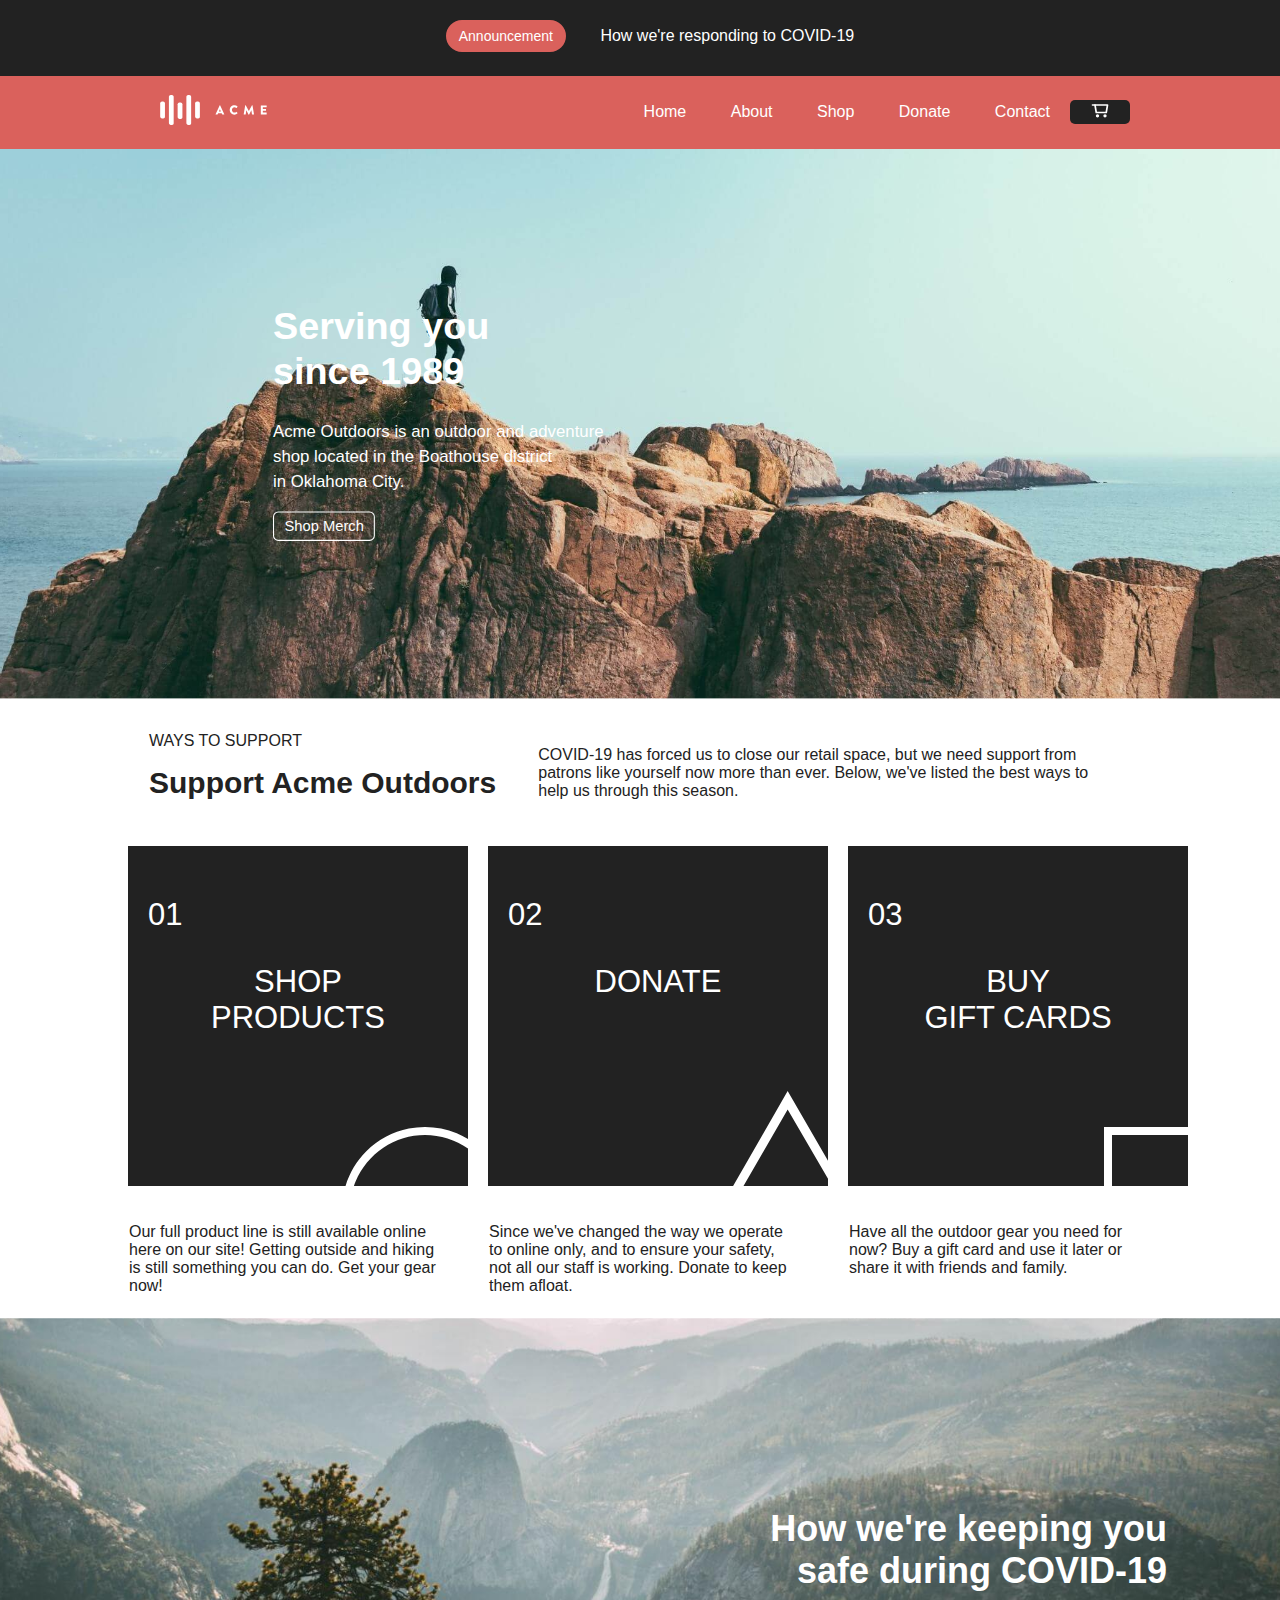
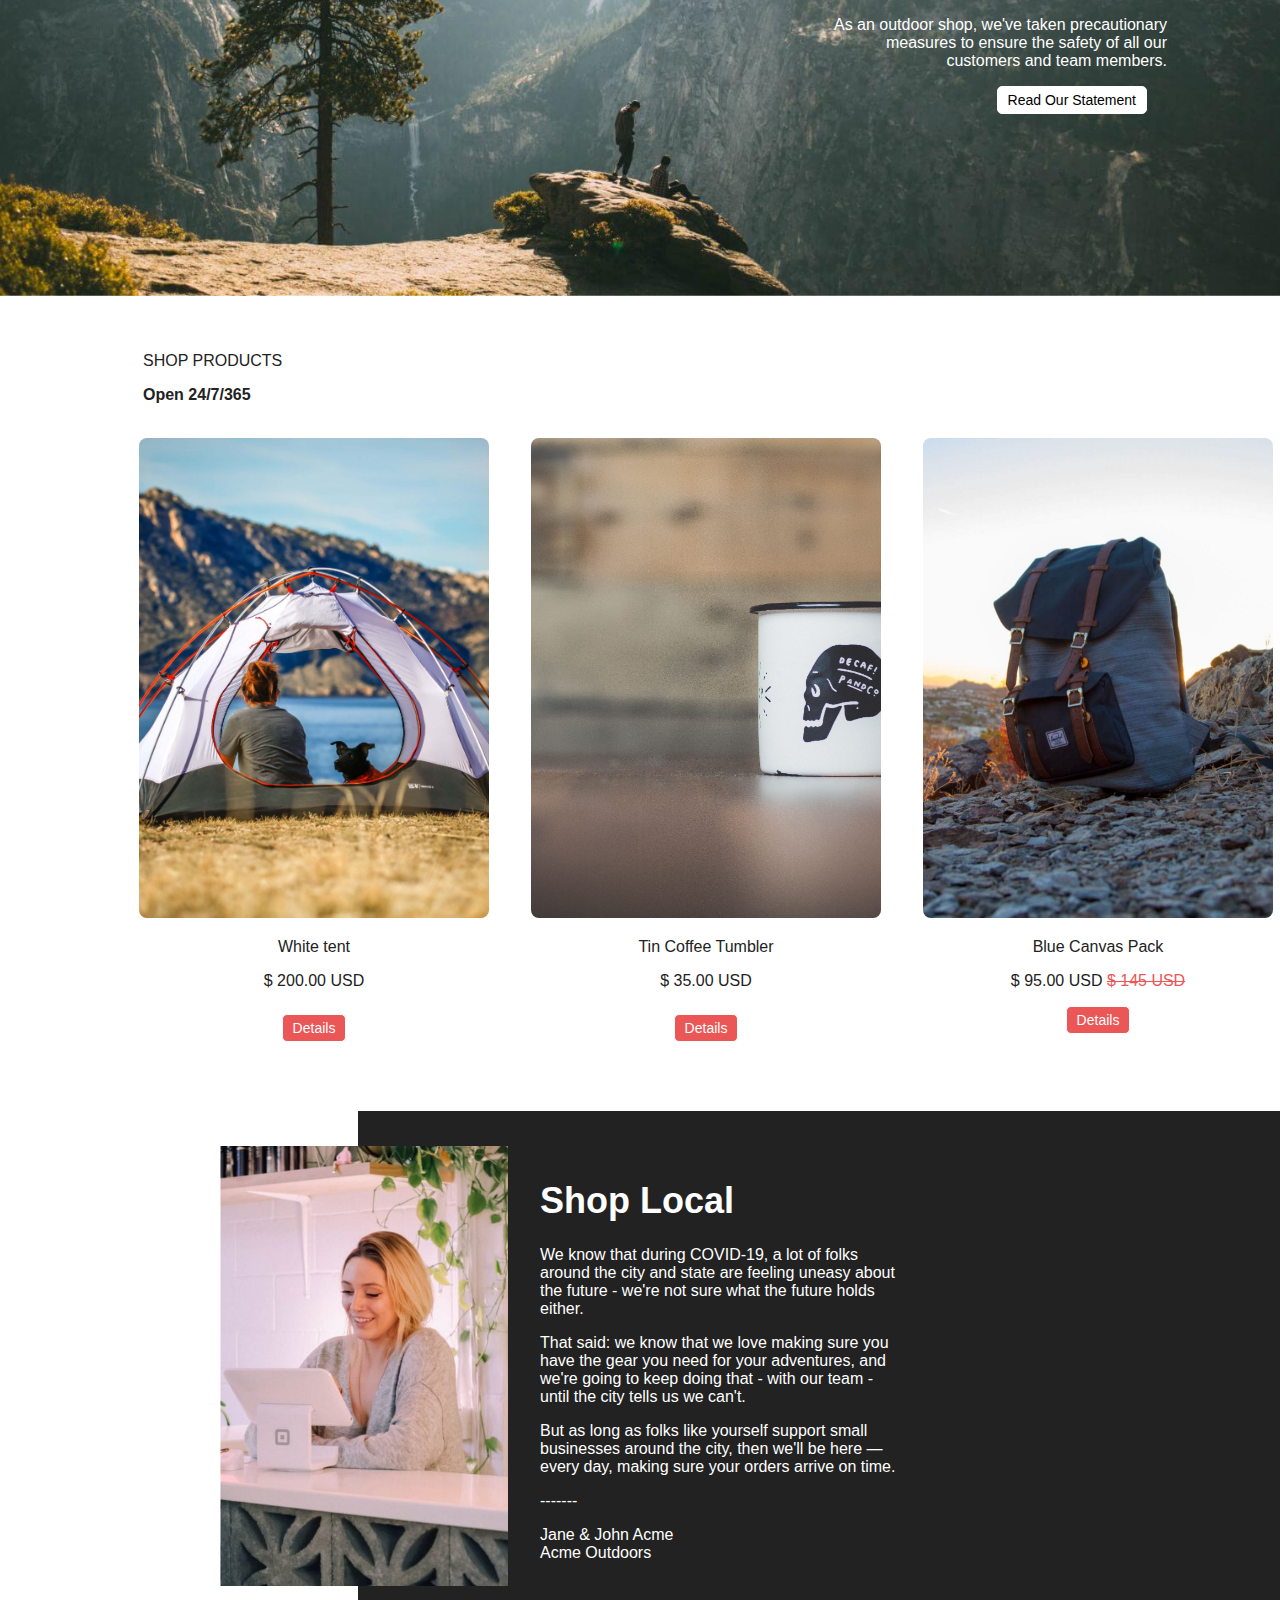
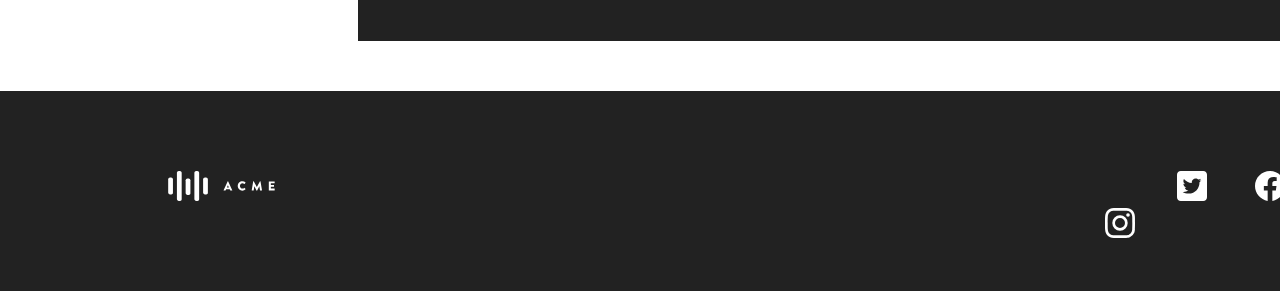
<file: index.html>
<!DOCTYPE html>

<html lang="pt-br">

    <head>
        <meta charset="UTF-8">
        <meta http-equiv="X-UA-Compatible" content="IE=edge">
        <meta name="viewport" content="width=device-width, initial-scale=1.0">
        <title>Acme Outdoors</title>
        <link rel='stylesheet' type='text/css' href='css_index.css'>
    </head>

    <body>
        <div class="fixed_divs" style="width: 100%; height: 148.5px; position: fixed; top: 0; left: 0; right: 0; text-align: center; z-index: 1;">

            <div class="announcement" style="width: 100%; height: 76px; background-color: #222; font-size: 16px; overflow: hidden;">
              <div class="announcement-words" style="width: 100%; height: 36px; color: white; padding-top: 20px; padding-bottom: 20px;">
                <a href='#'><button type="button" style="background-color: #DA615C; border: solid #DA615C; border-radius: 20px;">Announcement</button></a>
                <span style="padding-left: 10px;">How we're responding to COVID-19</span>
              </div>
            </div>
          
            <div class="menu-container">
              <div class="menu">
                <div style="width: 150px;"></div>
                <div class="menu-logo" style="text-align: left; padding-left: 10px;">
                  <img src="images/logo.svg" alt="Acme Outdoors logo" />
                </div>
          
                <div class="menu-itens" style="margin-left: auto;">
                  <ul>
                    <li><a href='#'>Home</a></li>
                    <li><a href='#'>About</a></li>
                    <li><a href='#'>Shop</a></li>
                    <li><a href='#'>Donate</a></li>
                    <li><a href='#'>Contact</a></li>
                  </ul>
                </div>
          
                <div class="menu-itens" style="background-color: #222; border-color: #222; margin: 0px; border-radius: 5px;">
                        <a href="#"><img src="images/carrinho.svg" class= "imagem_menor" alt="shopping cart"></a>
                </div>
                <div style="width: 150px;"></div>
              </div>
            </div>
          </div>    
          
          <div class="presentation" style="margin-top: 148.5px;">
                <div class="presentation1">
                    <h1> Serving you <br>since 1989</h1>
                </div>
                <div class="presentation2">
                    <p>Acme Outdoors is an outdoor and adventure <br>shop located in the Boathouse district <br>in Oklahoma City.</p> 
                    <a href='#'><button style="margin-left: -20px">Shop Merch</button></a>
                </div>
          </div>
        </div>
        
        <div class="grid-container" style="margin-top: 700px; margin-left: 120px; margin-right: 150px">
            <div class="grid-item">
                <p style="color: #222; line-height: 0.5;">WAYS TO SUPPORT</p>
                <p style="color: #222; font-size: 30px; font-weight: bold; line-height: 0.5;">Support Acme Outdoors</p> 
            </div>
            <div class="grid-item">
                <p style="color: #222; height: 72px; display: flex; align-items: center;">COVID-19 has forced us to close our retail space, but we need support from patrons like yourself now more than ever. Below, we've listed the best ways to help us through this season.</p>
            </div>
        </div>

        <div class="grid-container" style="grid-template-columns: repeat(3, 1fr); grid-template-rows: auto 50px fit-content(); column-gap: 20px; margin-left: 120px; margin-right: 150px; ">
                    
            <div class="grid-item" style="background-color: #222; position: relative; border-color: #222; border: 0px; overflow: hidden; height: 300px; width: 300px;">
                <p style="font-size: 31px;">01</p>
                <p style="font-size: 31px; text-align: center;">SHOP <br>PRODUCTS</p>
                <img src="images/circle.svg" style="float: right; margin-right: -60px; margin-top: 60px">
            </div>
            <div class="grid-item" style="background-color: #222; position: relative; border-color: #222; border: 0px; overflow: hidden; height: 300px; width: 300px;">
                <p style="font-size: 31px;">02</p>
                <p style="font-size: 31px; text-align: center;">DONATE</p>
                <img src="images/triangle.svg" style="float: right; margin-right: -60px; margin-top: 60px">
            </div>
            <div class="grid-item" style="background-color: #222; position: relative; border-color: #222; border: 0px; overflow: hidden; height: 300px; width: 300px;">
                <p style="font-size: 31px;">03</p>
                <p style="font-size: 31px; text-align: center;">BUY <br>GIFT CARDS</p>
                <img src="images/rectangle.svg" style="float: right; margin-right: -60px; margin-top: 60px">
            </div>

            <div class="grid-item">
                <p style="color: #222; margin-left: -20px; margin-right: 10px;">Our full product line is still available online here on our site! Getting outside and hiking is still something you can do. Get your gear now!</p>
            </div>
            <div class="grid-item">
                <p style="color: #222; margin-left: -20px; margin-right: 10px;">Since we've changed the way we operate to online only, and to ensure your safety, not all our staff is working. Donate to keep them afloat.</p>
            </div>
            <div class="grid-item">
                <p style="color: #222; margin-left: -20px; margin-right: 10px;">Have all the outdoor gear you need for now? Buy a gift card and use it later or share it with friends and family.</p>
            </div>
        </div>

        <div class="keeping-safe">
            <img src="images/imagem02.jpg">
            <div class="safe-text">
                <div class="safe-heading">
                    <h1>How we're keeping you <br>safe during COVID-19</h1>
                </div>
                <div class="safe-explanation">
                    <p>As an outdoor shop, we've taken precautionary <br>measures to ensure the safety of all our <br>customers and team members.</p>
                <p><a href='#'><button style="background-color: white; color: black;">Read Our Statement</button></a></p>
                </div>
            </div>
        </div>

        <div class="shop_products">
            <p style="color: #222; margin-left: 135px;">SHOP PRODUCTS</p>
            <h2 style="color: #222; margin-left: 135px;">Open 24/7/365</h2>
            <div class="grid-container" style="text-align: center;">
                <div class="grid-item" style="object-fit: none; margin-left: 110px;">
                    <div class="shop-image">
                        <img src="images/barraca.jpg" alt="Woman with dog inside white tent">
                    </div>
                    <p style="color: #222;">White tent</p>
                    <p style="color: #222;">$ 200.00 USD</p>
                    <a href="#"><button style="background-color: #eb5757;">Details</button></a>
                </div>
                <div class="grid-item" style="object-fit: none;">
                    <div class="shop-image">
                        <img src="images/caneca.jpg" alt="White tin cup with black skull drawing">
                    </div>
                    <p style="color: #222;">Tin Coffee Tumbler</p>
                    <p style="color: #222;">$ 35.00 USD</p>
                    <a href="#"><button style="background-color: #eb5757;">Details</button></a>
                </div>
                <div class="grid-item" style="object-fit: none; margin-right: 150px;">
                    <div class="shop-image">
                        <img src="images/bolsa.jpg" alt="Canvas bag with several buckles">
                    </div>
                    <div class="black-font">
                        <p style="color: #222;">Blue Canvas Pack</p>
                        <p style="color: #222;">$ 95.00 USD <span style="color:#eb5757; text-decoration: line-through;">$ 145 USD</span></p>
                        <a href="#"><button style="background-color: #eb5757;">Details</button></a>
                    </div>
                </div>
            </div>
            <div class="center-button">
                <a href='#'><button>View All Products</button></a>
            </div>
            
        </div>

        <div class="shop-local">
            <div class="cashier">
                <img src="images/mulher.jpg" alt="Cashier at work">
            </div>
            <div class="main-div">
                <div class="text-owners">
                    <h1>Shop Local</h1>
                    <p>We know that during COVID-19, a lot of folks<br>around the city and state are feeling uneasy about<br>the future - we're not sure what the future holds<br>either.</p>
                    <p>That said: we know that we love making sure you<br>have the gear you need for your adventures, and<br>we're going to keep doing that - with our team - <br>until the city tells us we can't.</p>
                    <p>But as long as folks like yourself support small<br>businesses around the city, then we'll be here — <br>every day, making sure your orders arrive on time.</p>
                    <p>-------</p>
                    <p>Jane & John Acme<br>Acme Outdoors</p>
                </div>
            </div>
        </div>

        <div class="footer">
            <div class="grid-container" style="grid-template-rows: fit-content();">
                <div class="grid-item" style="background-color: #222; border: #222; margin-bottom: -200px; padding-top: 80px;">
                    <img src="images/logo.svg" alt="Acme Outdoors logo" style=" margin-left: 150px;">
                </div>
                <div style="width: 750px; background-color: #222; margin-right: -20px; margin-bottom: -200px;"></div>
                <div class="grid-item" style="background-color: #222; border: #222; text-align: right; margin-bottom: -200px; padding-top: 80px;">
                    <a href="#"><img src="images/twitter.svg" alt="Twitter" width="30px" height="30px"></a>
                    <a href="#"><img src="images/facebook.svg" alt="Facebook" width="30px" height="30px"></a>
                    <a href="#"><img src="images/instagram.svg" alt="Instagram" width="30px" height="30px"style=" margin-right: 150px;"></a>
                </div>
            </div>
        </div>
    </body>
    
</html>
</file>
<file: css_index.css>
* {
    font-family: Arial, sans-serif;
    font-size: 16px;
    color: white;
    text-decoration: none;
    font-family: Sen, sans-serif;
}

.body {
    margin: 0 auto;
    width: 100%;
}

li {
    display: inline-block
}

a {
    color: inherit;
    text-decoration: inherit;
    margin-left: 20px;
    margin-right: 20px;
}

button {
    border-radius: 10px;
    padding: 8px 20px;
    background-color: transparent; 
    border: solid white 1px;
    cursor: pointer;
    color: white;
    border-radius: 5px; 
    font-size: 14px; 
    padding: 5px; 
    padding-left: 10px; 
    padding-right: 10px;
}

.menu {
    width: 100%; 
    height: 72.5px; 
    background-color: #DA615C; 
    color: white; 
    display: flex; 
    align-items: center;
    z-index: 2;
}

.menu-container {
    display: flex;
    align-items: center;
}
  
.menu-logo {
    flex: 1;
}
  
.menu-itens {
    display: flex;
    align-items: right;
}

.presentation {
    position: absolute;
    max-height: 550px;
    padding: 150px;
    margin: -10px;
    box-sizing: border-box;
    color: #f9f9f9;
    background-image: url(images/imagem01.jpg);
    background-blend-mode: multiply;
    top: 0;
    left: 0;
    right:0;
    width: 100%;
    background-repeat: no-repeat;
    background-size: cover;
    background-position: center;
    padding-top: 60px;
    transform: scale(105%);
}

h1 {
    font-size: 36px;
}

.imagem_menor {
    width: 20px;
    height: auto;
}

.presentation1 {
    font-size: 24px;
    line-height: 1.2;
    margin-left: 150px;
    margin-top: 100px;
    font-weight: bold;
}

.presentation2 {
    font-size: 18px;
    line-height: 1.5;
    margin-left: 150px;
}

.support_us {
    color: #222;
    margin-left: 150px;
}

.grid-container {
    display: grid;
    grid-template-columns: auto auto auto auto auto;
    background-color: white;
    padding: 0px;
    }

.grid-item {
    background-color: white;
    border: 1px solid white;
    padding: 20px;
    font-size: 30px;
    }

.keeping-safe {
    position: relative;
}

.keeping-safe > img {
    height: 550px;
    width: 100%;
    object-fit: cover;
    margin-bottom: 50px;
    transform: scale(105%);
    z-index: -1;
}
    

.safe-text {
    position: absolute;
    top: 50%;
    left: 50%;
    color: white;
    font-size: 24px;
    text-align: right;
    margin-right: 150px;
    margin-top: -150px;
    height: 108px;
    width: 527px;

}

.keeping-safe > button {
    margin: -20px;
}

.shop-image > img {
    display: inline-block;
    margin-left: auto;
    margin-right: auto;
    width: 350px;
    height: 480px;
    border: 0px solid white;
    object-fit: cover;
    object-position: 50% 50%;
    border-radius: 8px;
}

.shop-image > text {
    font-size: 14px;
    text-align: center;
}

.center-button {
    text-align: center;
    padding-bottom: 20px;
}

.shop_local {
    width: 1200px;
    height: 530px;
}

.cashier {
    position: absolute;
    margin-top: 35px;
    width: 350px; 
    height: 440px;
    overflow: hidden;
    margin-left: 150px;
    margin-right: -200px;
}

.cashier > img {
    width: 100%;
    height: 100%;
    margin-left: 150px;
    object-fit: cover;
    overflow: hidden;
    transform: scale(1.5);
    object-position: right;
}

.main-div {
    background-color: #222;
    width: 936px;
    height: 530px;
    margin-left: 350px;
}

.text-owners {
    text-align: left;
    width: 440px;
    height: 677px;
    position: absolute;
    right: 300px;
    padding-top: 45px;
}

.footer {
    margin-left: -10px;
    margin-top: 50px;
    width: 100%; 
    min-width: 105%;
}
</file>
